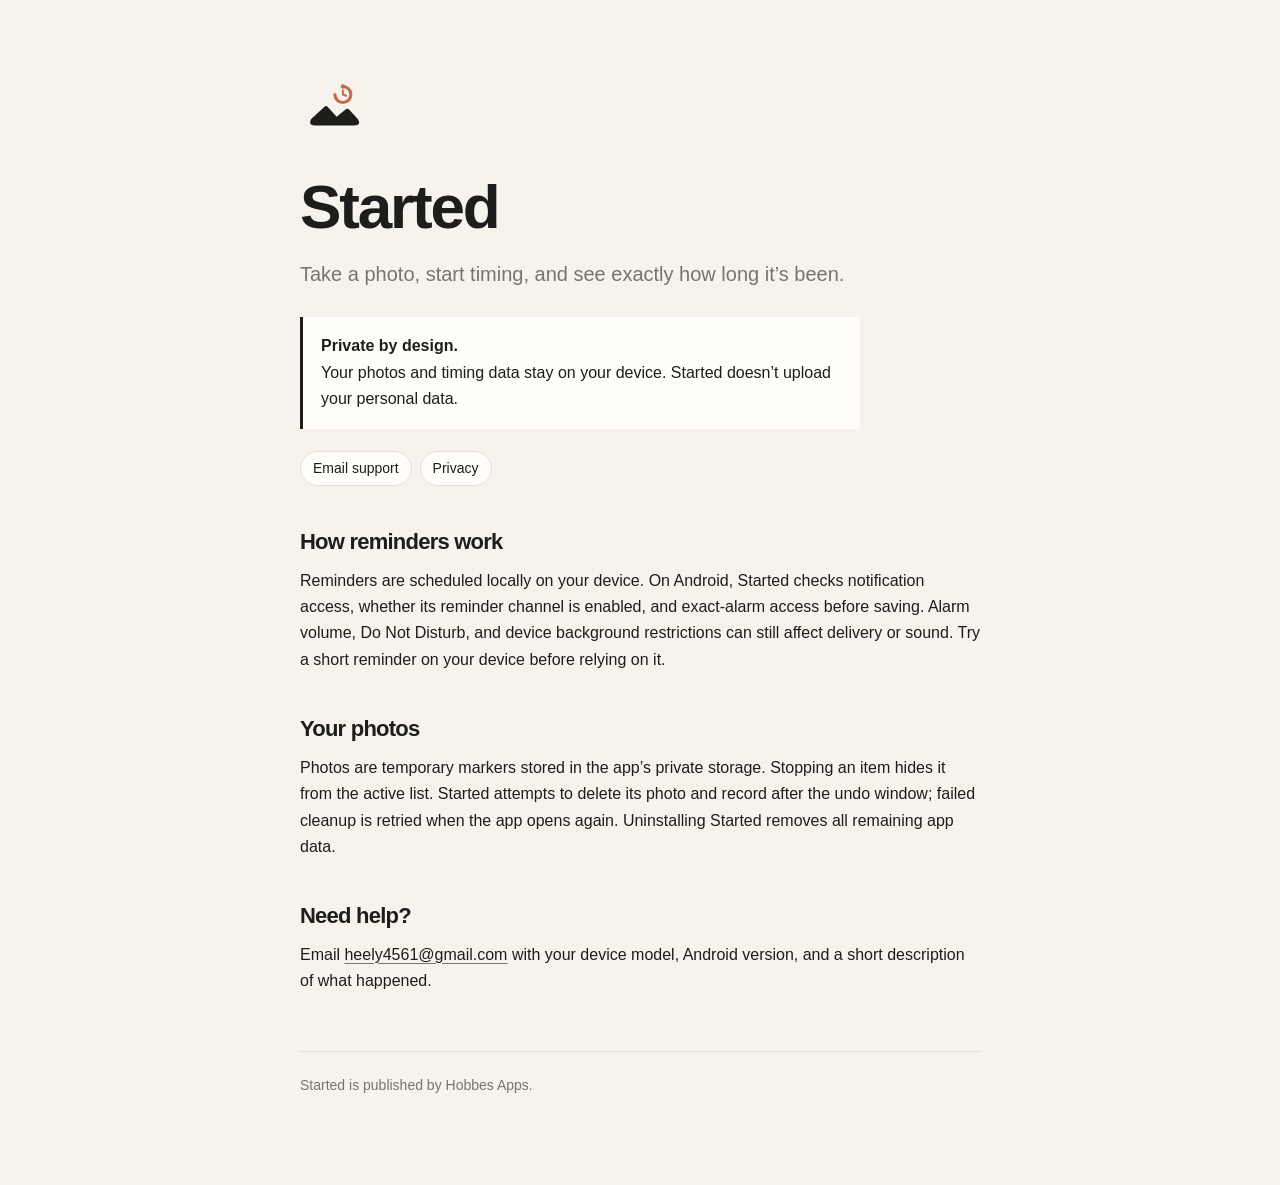
<file: index.html>
<!doctype html>
<html lang="en">
<head>
  <meta charset="utf-8">
  <meta name="viewport" content="width=device-width, initial-scale=1">
  <meta name="description" content="Support for Started, a private visual elapsed-time tracker.">
  <title>Started — Support</title>
  <link rel="stylesheet" href="./styles.css">
</head>
<body>
  <main>
    <img class="mark" src="./mark.svg" alt="" aria-hidden="true">
    <h1>Started</h1>
    <p class="lede">Take a photo, start timing, and see exactly how long it’s been.</p>
    <p class="privacy-note"><strong>Private by design.</strong> Your photos and timing data stay on your device. Started doesn’t upload your personal data.</p>
    <div class="links">
      <a class="button" href="mailto:heely4561@gmail.com">Email support</a>
      <a class="button" href="./privacy/">Privacy</a>
    </div>

    <h2>How reminders work</h2>
    <p>Reminders are scheduled locally on your device. On Android, Started checks notification access, whether its reminder channel is enabled, and exact-alarm access before saving. Alarm volume, Do Not Disturb, and device background restrictions can still affect delivery or sound. Try a short reminder on your device before relying on it.</p>

    <h2>Your photos</h2>
    <p>Photos are temporary markers stored in the app’s private storage. Stopping an item hides it from the active list. Started attempts to delete its photo and record after the undo window; failed cleanup is retried when the app opens again. Uninstalling Started removes all remaining app data.</p>

    <h2>Need help?</h2>
    <p>Email <a href="mailto:heely4561@gmail.com">heely4561@gmail.com</a> with your device model, Android version, and a short description of what happened.</p>

    <footer>Started is published by Hobbes Apps.</footer>
  </main>
</body>
</html>
</file>
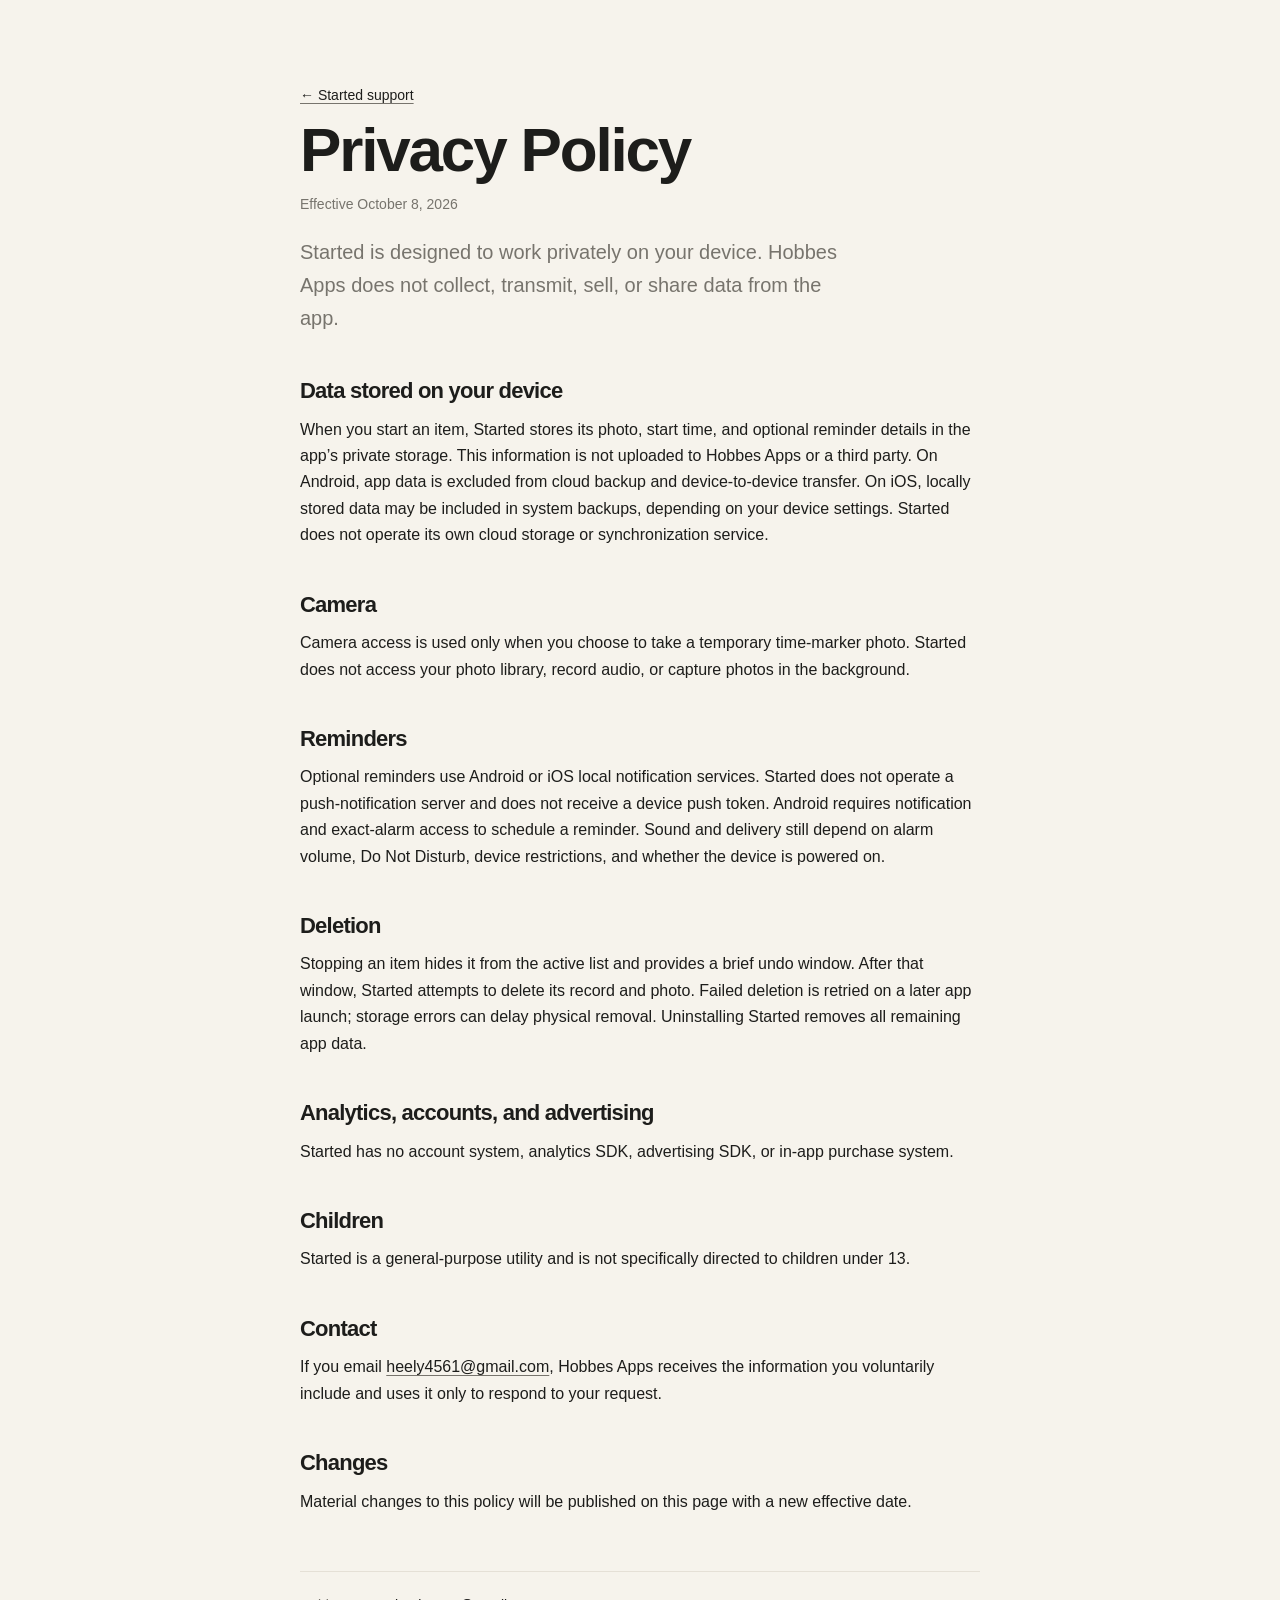
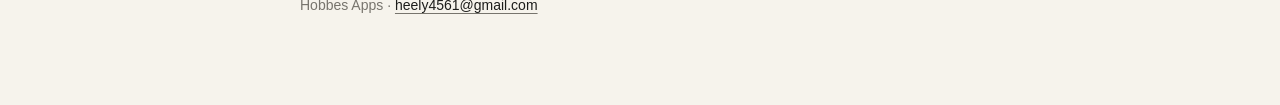
<file: privacy/index.html>
<!doctype html>
<html lang="en">
<head>
  <meta charset="utf-8">
  <meta name="viewport" content="width=device-width, initial-scale=1">
  <meta name="description" content="Privacy policy for Started by Hobbes Apps.">
  <title>Started — Privacy Policy</title>
  <link rel="stylesheet" href="../styles.css">
</head>
<body>
  <main>
    <p class="meta"><a href="../">← Started support</a></p>
    <h1>Privacy Policy</h1>
    <p class="meta">Effective October 8, 2026</p>

    <p class="lede">Started is designed to work privately on your device. Hobbes Apps does not collect, transmit, sell, or share data from the app.</p>

    <h2>Data stored on your device</h2>
    <p>When you start an item, Started stores its photo, start time, and optional reminder details in the app’s private storage. This information is not uploaded to Hobbes Apps or a third party. On Android, app data is excluded from cloud backup and device-to-device transfer. On iOS, locally stored data may be included in system backups, depending on your device settings. Started does not operate its own cloud storage or synchronization service.</p>

    <h2>Camera</h2>
    <p>Camera access is used only when you choose to take a temporary time-marker photo. Started does not access your photo library, record audio, or capture photos in the background.</p>

    <h2>Reminders</h2>
    <p>Optional reminders use Android or iOS local notification services. Started does not operate a push-notification server and does not receive a device push token. Android requires notification and exact-alarm access to schedule a reminder. Sound and delivery still depend on alarm volume, Do Not Disturb, device restrictions, and whether the device is powered on.</p>

    <h2>Deletion</h2>
    <p>Stopping an item hides it from the active list and provides a brief undo window. After that window, Started attempts to delete its record and photo. Failed deletion is retried on a later app launch; storage errors can delay physical removal. Uninstalling Started removes all remaining app data.</p>

    <h2>Analytics, accounts, and advertising</h2>
    <p>Started has no account system, analytics SDK, advertising SDK, or in-app purchase system.</p>

    <h2>Children</h2>
    <p>Started is a general-purpose utility and is not specifically directed to children under 13.</p>

    <h2>Contact</h2>
    <p>If you email <a href="mailto:heely4561@gmail.com">heely4561@gmail.com</a>, Hobbes Apps receives the information you voluntarily include and uses it only to respond to your request.</p>

    <h2>Changes</h2>
    <p>Material changes to this policy will be published on this page with a new effective date.</p>

    <footer>Hobbes Apps · <a href="mailto:heely4561@gmail.com">heely4561@gmail.com</a></footer>
  </main>
</body>
</html>
</file>
<file: styles.css>
:root {
  color-scheme: light;
  --background: #f6f3ec;
  --surface: #fffdfa;
  --ink: #1d1d1b;
  --muted: #77746d;
  --line: #e5e0d6;
}

* { box-sizing: border-box; }

body {
  margin: 0;
  background: var(--background);
  color: var(--ink);
  font-family: ui-sans-serif, -apple-system, BlinkMacSystemFont, "Segoe UI", sans-serif;
  font-size: 16px;
  line-height: 1.65;
}

main {
  width: min(680px, calc(100% - 40px));
  margin: 0 auto;
  padding: 72px 0 88px;
}

.mark {
  width: 68px;
  height: 68px;
  margin-bottom: 28px;
}

h1, h2 { letter-spacing: -0.035em; }
h1 { margin: 0; font-size: clamp(40px, 8vw, 62px); line-height: 1; }
h2 { margin: 42px 0 8px; font-size: 22px; line-height: 1.25; }
p { margin: 12px 0; }
.lede { max-width: 560px; margin-top: 20px; color: var(--muted); font-size: 20px; }
.meta { color: var(--muted); font-size: 14px; }
.privacy-note {
  max-width: 560px;
  margin-top: 26px;
  padding: 16px 18px;
  border-left: 3px solid var(--ink);
  background: var(--surface);
}
.privacy-note strong { display: block; }
.links { display: flex; flex-wrap: wrap; gap: 8px; margin-top: 22px; }

a {
  color: var(--ink);
  text-decoration-color: var(--muted);
  text-underline-offset: 3px;
}

.button {
  display: inline-block;
  padding: 7px 12px;
  border: 1px solid var(--line);
  border-radius: 999px;
  background: var(--surface);
  font-size: 14px;
  line-height: 1.4;
  text-decoration: none;
}

ul { padding-left: 20px; }
footer { margin-top: 56px; padding-top: 22px; border-top: 1px solid var(--line); color: var(--muted); font-size: 14px; }
</file>
